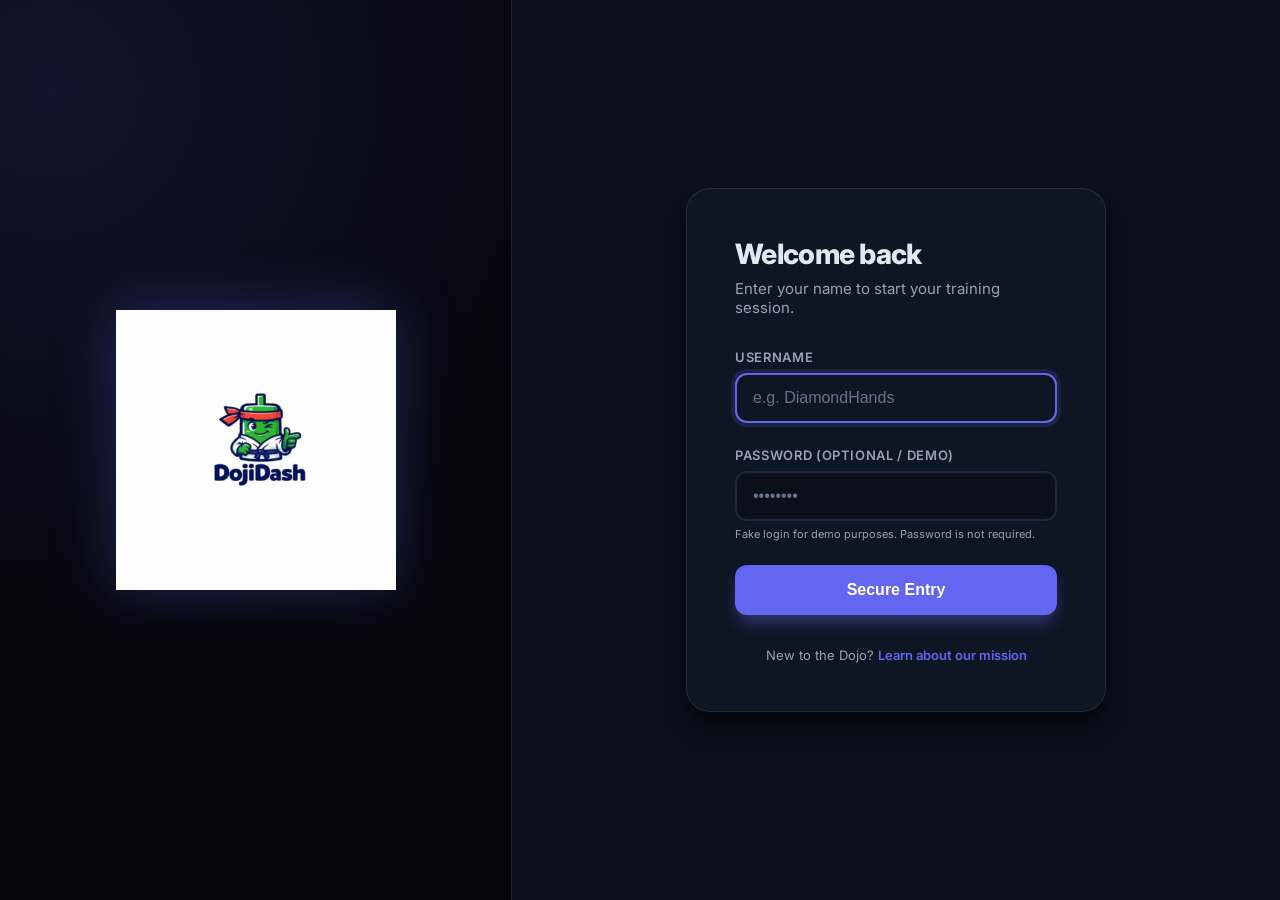
<file: learn.html>
<!DOCTYPE html>
<html lang="en">
<head>
<meta charset="UTF-8" />
<meta name="viewport" content="width=device-width, initial-scale=1.0" />
<title>Trading Intuition Trainer</title>
<link rel="preconnect" href="https://fonts.googleapis.com" />
<link href="https://fonts.googleapis.com/css2?family=Syne:wght@400;600;700;800&family=IBM+Plex+Mono:wght@400;500&display=swap" rel="stylesheet" />
<style>
  :root {
    --bg: #fcfcfd;
    --surface: #ffffff;
    --surface2: #f1f5f9;
    --border: rgba(0, 0, 0, 0.06);
    --accent: #6366f1; /* Indigo */
    --accent2: #47c8ff;
    --accent3: #ff6b47;
    --text: #0f172a;
    --text-dim: #64748b;
    --text-muted: #94a3b8;
    --green: #10b981;
    --red: #ef4444;
    --radius: 12px;
    --font-display: 'Inter', -apple-system, sans-serif;
    --font-mono: 'IBM Plex Mono', monospace;
  }

  *, *::before, *::after { box-sizing: border-box; margin: 0; padding: 0; }

  html { font-size: 16px; scroll-behavior: smooth; }

  /* ── CLEAN LAYOUT (No Noise) ── */
  body {
    background: var(--bg);
    color: var(--text);
    font-family: var(--font-display);
    min-height: 100vh;
    display: flex;
    flex-direction: column;
    overflow-x: hidden;
  }

  /* ── TOP NAV (Unified) ── */
  .top-nav {
    height: 72px;
    background: #0f172a;
    border-bottom: 1px solid rgba(255,255,255,0.1);
    display: flex;
    justify-content: space-between;
    align-items: center;
    padding: 0 40px;
    position: sticky;
    top: 0;
    z-index: 1000;
  }

  .nav-user {
    display: flex;
    align-items: center;
    justify-content: space-between;
    width: 100%;
    gap: 16px;
    font-size: 14px;
    font-weight: 500;
    color: rgba(255,255,255,0.7);
  }

  .nav-user strong { color: #fff; font-weight: 700; }

  .logout-link {
    color: #fff;
    text-decoration: none;
    font-size: 11px;
    font-weight: 700;
    text-transform: uppercase;
    letter-spacing: 0.1em;
    padding: 8px 16px;
    border: 1px solid rgba(255,255,255,0.2);
    border-radius: 8px;
    transition: all 0.2s ease;
    cursor: pointer;
    background: rgba(255,255,255,0.05);
  }

  .logout-link:hover {
    border-color: #ef4444;
    color: #fff;
    background: #ef4444;
  }

  .logo {
    font-size: 13px; font-weight: 700; letter-spacing: 0.18em;
    text-transform: uppercase; color: var(--accent);
    font-family: var(--font-mono);
  }

  .unit-tabs {
    display: flex; gap: 4px;
  }

  .unit-tab {
    padding: 6px 16px;
    border-radius: 6px;
    font-size: 12px; font-weight: 700; letter-spacing: 0.1em;
    text-transform: uppercase;
    background: transparent;
    border: 1px solid var(--border);
    color: var(--text-dim);
    cursor: pointer;
    font-family: var(--font-display);
    transition: all 0.2s;
  }

  .unit-tab.active {
    background: var(--accent);
    border-color: var(--accent);
    color: #000;
  }

  .unit-tab.locked {
    opacity: 0.3;
    cursor: not-allowed;
  }

  .unit-tab.unlocked:hover {
    border-color: var(--accent);
    color: var(--accent);
  }

  /* ── MAIN LAYOUT ── */
  .main {
    flex: 1;
    display: grid;
    grid-template-columns: 280px 1fr;
    gap: 0;
    max-width: 1200px;
    margin: 0 auto;
    width: 100%;
    padding: 40px 32px;
    gap: 32px;
  }

  /* ── SIDEBAR ── */
  .sidebar {
    display: flex; flex-direction: column; gap: 8px;
    background: white;
    padding: 24px;
    border-radius: 16px;
    border: 1px solid var(--border);
    box-shadow: 0 4px 6px -1px rgba(0,0,0,0.05);
  }

  .sidebar-label {
    font-size: 10px; font-weight: 700; letter-spacing: 0.15em;
    text-transform: uppercase; color: var(--text-dim);
    margin-bottom: 8px;
  }

  .lesson-nav-item {
    padding: 12px 14px;
    border-radius: 10px;
    border: 1px solid transparent;
    cursor: pointer;
    transition: all 0.2s;
    display: flex; align-items: center; gap: 12px;
  }

  .lesson-nav-item:hover { background: #f8fafc; }

  .lesson-nav-item.active {
    background: #f1f5f9;
    border-color: rgba(99, 102, 241, 0.1);
  }

  .lesson-nav-item.completed .nav-dot { background: var(--green); }
  .lesson-nav-item.question-type .nav-dot { background: var(--accent2); }

  .nav-dot {
    width: 6px; height: 6px;
    border-radius: 50%;
    background: #cbd5e1;
    flex-shrink: 0;
  }

  .nav-item-label {
    font-size: 13px; color: var(--text-dim);
    font-weight: 500;
  }

  .lesson-nav-item.active .nav-item-label { color: var(--accent); font-weight: 600; }
  .lesson-nav-item.active .nav-dot { background: var(--accent); }

  /* ── CONTENT AREA ── */
  .content-area {
    display: flex; flex-direction: column; gap: 32px;
    min-height: 0;
  }

  /* ── UNIT HEADER ── */
  .unit-header {
    display: flex; align-items: flex-start; justify-content: space-between;
    gap: 16px;
  }

  .unit-number {
    font-family: var(--font-mono);
    font-size: 11px; color: var(--accent);
    letter-spacing: 0.15em; text-transform: uppercase;
    margin-bottom: 6px;
  }

  .unit-title {
    font-size: 32px; font-weight: 800; line-height: 1.1;
    letter-spacing: -0.02em;
  }

  .progress-ring {
    flex-shrink: 0;
    width: 56px; height: 56px;
    position: relative;
  }

  .progress-ring svg { transform: rotate(-90deg); }

  .progress-ring circle {
    fill: none;
    stroke-width: 3;
  }

  .ring-bg { stroke: var(--border); }
  .ring-fill {
    stroke: var(--accent);
    stroke-linecap: round;
    transition: stroke-dashoffset 0.4s ease;
  }

  .ring-label {
    position: absolute; inset: 0;
    display: flex; align-items: center; justify-content: center;
    font-size: 11px; font-weight: 700;
    font-family: var(--font-mono);
    color: var(--accent);
  }

  /* ── CHART PLACEHOLDER ── */
  .chart-placeholder {
    width: 100%;
    aspect-ratio: 16/9;
    background: var(--surface);
    border: 1px solid var(--border);
    border-radius: var(--radius);
    position: relative;
    overflow: hidden;
    display: flex; align-items: center; justify-content: center;
  }

  .chart-placeholder canvas {
    position: absolute; inset: 0;
    width: 100%; height: 100%;
  }

  .chart-label {
    font-family: var(--font-mono);
    font-size: 11px; color: var(--text-muted);
    letter-spacing: 0.1em; text-transform: uppercase;
    z-index: 2;
  }

  /* ── LESSON CARD ── */
  .lesson-card {
    background: var(--surface);
    border: 1px solid var(--border);
    border-radius: 20px;
    padding: 32px 40px;
    display: none;
    box-shadow: 0 4px 6px -1px rgba(0,0,0,0.05);
    animation: cardIn 0.4s cubic-bezier(0.16, 1, 0.3, 1);
  }

  .lesson-card.visible { display: block; }

  @keyframes cardIn {
    from { opacity: 0; transform: translateY(8px); }
    to   { opacity: 1; transform: translateY(0); }
  }

  .card-eyebrow {
    font-family: var(--font-mono);
    font-size: 10px; font-weight: 500;
    letter-spacing: 0.15em; text-transform: uppercase;
    color: var(--text-muted); margin-bottom: 12px;
  }

  .card-eyebrow span { color: var(--accent); }

  .lesson-text {
    font-size: 17px; line-height: 1.65;
    color: var(--text);
    font-weight: 400;
  }

  /* ── INTRO CARD ── */
  .intro-card {
    background: linear-gradient(135deg, var(--surface) 0%, var(--surface2) 100%);
    border: 1px solid var(--border);
    border-radius: var(--radius);
    padding: 28px 32px;
    display: none;
  }

  .intro-card.visible { display: block; }

  .intro-intro { font-size: 15px; line-height: 1.7; color: var(--text); margin-bottom: 20px; }

  .intro-grid {
    display: grid; grid-template-columns: 1fr 1fr 1fr; gap: 16px;
    margin-top: 20px;
  }

  .intro-block {
    background: var(--bg);
    border: 1px solid var(--border);
    border-radius: 8px;
    padding: 16px;
  }

  .intro-block-label {
    font-family: var(--font-mono);
    font-size: 9px; letter-spacing: 0.18em; text-transform: uppercase;
    color: var(--text-muted); margin-bottom: 8px;
  }

  .intro-block-label.learn { color: var(--accent); }
  .intro-block-label.matters { color: var(--accent2); }
  .intro-block-label.unlocks { color: var(--accent3); }

  .intro-block p { font-size: 13px; line-height: 1.55; color: var(--text-dim); }

  /* ── QUESTION CARD ── */
  .question-card {
    background: var(--surface);
    border: 1px solid var(--border);
    border-radius: var(--radius);
    padding: 28px 32px;
    display: none;
  }

  .question-card.visible { display: block; animation: cardIn 0.3s ease; }

  .question-badge {
    display: inline-flex; align-items: center; gap: 6px;
    background: rgba(71,200,255,0.1);
    border: 1px solid rgba(71,200,255,0.25);
    border-radius: 6px;
    padding: 4px 10px;
    font-family: var(--font-mono);
    font-size: 10px; letter-spacing: 0.12em; text-transform: uppercase;
    color: var(--accent2);
    margin-bottom: 16px;
  }

  .question-text {
    font-size: 18px; font-weight: 600; line-height: 1.5;
    margin-bottom: 20px;
    color: var(--text);
  }

  .options-list {
    display: flex; flex-direction: column; gap: 10px;
    margin-bottom: 24px;
  }

  .option-btn {
    background: var(--bg);
    border: 1px solid var(--border);
    border-radius: 8px;
    padding: 14px 18px;
    text-align: left;
    cursor: pointer;
    font-family: var(--font-display);
    font-size: 14px; color: var(--text-dim);
    transition: all 0.15s;
    display: flex; align-items: center; gap: 12px;
  }

  .option-btn:hover:not(:disabled) {
    border-color: var(--accent2);
    color: var(--text);
    background: rgba(71,200,255,0.04);
  }

  .option-btn.selected {
    border-color: var(--accent2);
    color: var(--text);
    background: rgba(71,200,255,0.08);
  }

  .option-btn.correct {
    border-color: var(--green);
    background: rgba(74,222,128,0.08);
    color: var(--green);
  }

  .option-btn.wrong {
    border-color: var(--red);
    background: rgba(248,113,113,0.08);
    color: var(--red);
  }

  .option-letter {
    width: 22px; height: 22px;
    border-radius: 4px;
    background: var(--surface2);
    display: flex; align-items: center; justify-content: center;
    font-family: var(--font-mono);
    font-size: 11px; font-weight: 500;
    flex-shrink: 0;
  }

  .feedback-strip {
    padding: 12px 16px;
    border-radius: 8px;
    font-size: 13px; line-height: 1.5;
    margin-bottom: 8px;
    display: none;
  }

  .feedback-strip.correct { background: rgba(74,222,128,0.1); border: 1px solid rgba(74,222,128,0.25); color: var(--green); }
  .feedback-strip.wrong   { background: rgba(248,113,113,0.1); border: 1px solid rgba(248,113,113,0.25); color: var(--red); }
  .feedback-strip.visible { display: block; }

  /* ── COMPLETE SCREEN ── */
  .complete-screen {
    display: none;
    flex-direction: column; align-items: center; justify-content: center;
    text-align: center; padding: 60px 32px;
    background: var(--surface);
    border: 1px solid var(--border);
    border-radius: var(--radius);
    animation: cardIn 0.4s ease;
  }

  .complete-screen.visible { display: flex; }

  .complete-icon {
    width: 72px; height: 72px;
    background: var(--accent);
    border-radius: 50%;
    display: flex; align-items: center; justify-content: center;
    margin-bottom: 24px;
    font-size: 32px;
  }

  .complete-title {
    font-size: 28px; font-weight: 800; margin-bottom: 12px;
    letter-spacing: -0.02em;
  }

  .complete-subtitle {
    font-size: 15px; color: var(--text-dim);
    max-width: 400px; line-height: 1.6; margin-bottom: 32px;
  }

  .complete-unlocks {
    background: rgba(232,255,71,0.06);
    border: 1px solid rgba(232,255,71,0.2);
    border-radius: 8px;
    padding: 16px 24px;
    font-size: 13px; color: var(--accent);
    margin-bottom: 32px;
    max-width: 400px;
    font-family: var(--font-mono);
  }

  .score-row {
    display: flex; gap: 32px; margin-bottom: 32px;
  }

  .score-item {
    display: flex; flex-direction: column; align-items: center; gap: 4px;
  }

  .score-num {
    font-size: 36px; font-weight: 800;
    font-family: var(--font-mono);
    color: var(--accent);
  }

  .score-label {
    font-size: 11px; color: var(--text-muted);
    letter-spacing: 0.12em; text-transform: uppercase;
  }

  /* ── ACTION BAR ── */
  .action-bar {
    display: flex; align-items: center; justify-content: space-between;
    gap: 12px;
    padding-top: 4px;
  }

  .nav-btns {
    display: flex; gap: 8px;
  }

  .btn {
    padding: 10px 22px;
    border-radius: 8px;
    font-family: var(--font-display);
    font-size: 13px; font-weight: 700;
    letter-spacing: 0.04em;
    cursor: pointer;
    transition: all 0.15s;
    border: none;
  }

  .btn-ghost {
    background: transparent;
    border: 1px solid var(--border);
    color: var(--text-dim);
  }

  .btn-ghost:hover { border-color: var(--text-dim); color: var(--text); }

  .btn-primary {
    background: var(--accent);
    color: #000;
  }

  .btn-primary:hover { background: #d4eb30; }
  .btn-primary:disabled { opacity: 0.4; cursor: not-allowed; }

  .btn-secondary {
    background: var(--accent2);
    color: #000;
  }

  .btn-secondary:hover { background: #30b8e8; }

  .btn-icon {
    padding: 10px 14px;
    background: transparent;
    border: 1px solid var(--border);
    color: var(--text-dim);
    border-radius: 8px;
    cursor: pointer;
    font-size: 14px;
    transition: all 0.15s;
  }

  .btn-icon:hover { border-color: var(--text-dim); color: var(--text); }

  /* ── SUMMARY BAR ── */
  .summary-bar {
    background: var(--surface2);
    border: 1px solid var(--border);
    border-radius: 8px;
    padding: 12px 20px;
    font-size: 13px; color: var(--text-dim);
    line-height: 1.5;
    font-style: italic;
    display: none;
  }

  .summary-bar.visible { display: block; }

  /* ── HIDE HELPERS ── */
  .hidden { display: none !important; }
</style>
</head>
<body>

<!-- TOP BAR -->
<nav class="top-nav">
  <div class="nav-user">
      <span id="userGreeting">Welcome, <strong id="currentUsername">...</strong></span>
      <div style="display:flex; gap: 12px;">
          <button onclick="window.location.href='index.html'" class="logout-link" style="border-color: rgba(255,255,255,0.2);">← Dashboard</button>
          <button id="logoutBtn" class="logout-link">Logout</button>
      </div>
  </div>
</nav>

<!-- MAIN -->
<main class="main">

  <!-- SIDEBAR NAV -->
  <aside class="sidebar" id="sidebar">
    <div class="sidebar-label">In this unit</div>
    <div id="navList"></div>
  </aside>

  <!-- CONTENT -->
  <section class="content-area">

    <!-- UNIT HEADER -->
    <div class="unit-header">
      <div>
        <div class="unit-number" id="unitNumber"></div>
        <h1 class="unit-title" id="unitTitle"></h1>
      </div>
      <div class="progress-ring">
        <svg width="56" height="56" viewBox="0 0 56 56">
          <circle class="ring-bg" cx="28" cy="28" r="24"/>
          <circle class="ring-fill" id="ringFill" cx="28" cy="28" r="24"
            stroke-dasharray="150.8" stroke-dashoffset="150.8"/>
        </svg>
        <div class="ring-label" id="ringLabel">0%</div>
      </div>
    </div>

    <!-- CHART PLACEHOLDER -->
    <div class="chart-placeholder" id="chartArea">
      <canvas id="chartCanvas"></canvas>
      <span class="chart-label" id="chartLabel">chart visualization</span>
    </div>

    <!-- INTRO CARD -->
    <div class="intro-card" id="introCard">
      <p class="intro-intro" id="introText"></p>
      <div class="intro-grid">
        <div class="intro-block">
          <div class="intro-block-label learn">What you'll learn</div>
          <p id="introLearn"></p>
        </div>
        <div class="intro-block">
          <div class="intro-block-label matters">Why it matters</div>
          <p id="introMatters"></p>
        </div>
        <div class="intro-block">
          <div class="intro-block-label unlocks">What it unlocks</div>
          <p id="introUnlocks"></p>
        </div>
      </div>
    </div>

    <!-- LESSON CARD -->
    <div class="lesson-card" id="lessonCard">
      <div class="card-eyebrow">Lesson <span id="lessonIndex"></span></div>
      <p class="lesson-text" id="lessonText"></p>
    </div>

    <!-- QUESTION CARD -->
    <div class="question-card" id="questionCard">
      <div class="question-badge">Practice Question</div>
      <p class="question-text" id="questionText"></p>
      <div class="options-list" id="optionsList"></div>
      <div class="feedback-strip" id="feedbackStrip"></div>
    </div>

    <!-- SUMMARY BAR -->
    <div class="summary-bar" id="summaryBar"></div>

    <!-- COMPLETE SCREEN -->
    <div class="complete-screen" id="completeScreen">
      <div class="complete-icon">✓</div>
      <h2 class="complete-title" id="completeTitle"></h2>
      <p class="complete-subtitle" id="completeSubtitle"></p>
      <div class="score-row">
        <div class="score-item">
          <div class="score-num" id="scoreCorrect">0</div>
          <div class="score-label">Correct</div>
        </div>
        <div class="score-item">
          <div class="score-num" id="scoreTotal">0</div>
          <div class="score-label">Questions</div>
        </div>
      </div>
      <div class="complete-unlocks" id="completeUnlocks"></div>
      <button class="btn btn-secondary" id="nextUnitBtn">Next Unit →</button>
    </div>

    <!-- ACTION BAR -->
    <div class="action-bar" id="actionBar">
      <div class="nav-btns">
        <button class="btn btn-icon" id="prevBtn" title="Previous">←</button>
        <button class="btn btn-icon" id="nextBtn" title="Next">→</button>
      </div>
      <div style="display:flex;gap:8px;">
        <button class="btn btn-ghost hidden" id="submitBtn">Submit Answer</button>
        <button class="btn btn-primary" id="continueBtn">Continue →</button>
      </div>
    </div>

  </section>
</main>

<script>
// ═══════════════════════════════════════════════════════════════
// CURRICULUM DATA
// ═══════════════════════════════════════════════════════════════

const CURRICULUM = [
  {
    id: 1,
    title: "Candle Anatomy",
    intro: "Every price chart is built from candlesticks. Before you can read a chart, you need to understand what a single candle is actually telling you. Think of it like learning the alphabet — once you know each letter, you can start reading words.",
    learn: "How to read direction, body size, doji candles, wicks, and what sequences of candles tell you.",
    matters: "Candlesticks are the alphabet of charts. Everything else builds on this.",
    unlocks: "You'll start seeing movement and intention instead of random colored rectangles.",
    summary: "Every candle tells a story about buyers and sellers. Direction, size, and shape are your clues.",
    lessons: [
      { text: "A candlestick represents price movement over a period of time — it could be one minute, one hour, or one day." },
      { text: "The opening price is where trading started for that period. The closing price is where it ended." },
      { text: "If the close is higher than the open, the candle is bullish (usually shown in green). Buyers won that round." },
      { text: "If the close is lower than the open, the candle is bearish (usually shown in red). Sellers won that round." },
      { text: "The body of the candle is the filled rectangle between the open and the close. A big body means a strong move." },
      { text: "A small body means the price didn't move much from where it started — buyers and sellers were roughly equal." },
      { text: "A doji is a candle where the open and close are nearly the same. It signals indecision — nobody's in control." },
      { text: "The wicks (also called shadows) extend above and below the body. They show how far price moved before reversing." },
      { text: "A long upper wick means buyers pushed price up, but sellers came in and pushed it back down before the close." },
      { text: "A sequence of candles in one direction is a trend. Mixed candles with no clear direction is called chop — avoid trading in chop." }
    ],
    questions: [
      {
        text: "A green (bullish) candle means:",
        options: ["The close was lower than the open", "The close was higher than the open", "The price didn't move", "Volume was high"],
        correct: 1,
        explanation: "Green (bullish) candles form when price closes higher than it opened — buyers were in control."
      },
      {
        text: "What does a large candle body tell you?",
        options: ["The market was quiet", "There was a strong move in one direction", "Price reversed sharply", "Volume was low"],
        correct: 1,
        explanation: "A big body means price moved a lot from open to close — one side (buyers or sellers) dominated the period."
      },
      {
        text: "A doji candle suggests:",
        options: ["A strong bullish trend", "Sellers are winning", "Neither buyers nor sellers are in control", "Price is about to crash"],
        correct: 2,
        explanation: "Doji candles form when open and close are nearly identical — a sign of indecision and balance between buyers and sellers."
      },
      {
        text: "A long upper wick on a candle means:",
        options: ["Buyers stayed in control all period", "Price tried to go higher but sellers pushed it back down", "Volume was zero", "The candle is bullish"],
        correct: 1,
        explanation: "An upper wick shows that price tested higher levels, but sellers came in and drove it back down before the close."
      },
      {
        text: "What is 'chop' in a price chart?",
        options: ["A strong uptrend", "A series of candles with no clear direction", "High-volume buying", "A reversal pattern"],
        correct: 1,
        explanation: "Chop refers to mixed, directionless price action — candles go up and down without a clear trend, making it hard to trade."
      }
    ]
  },
  {
    id: 2,
    title: "Volume",
    intro: "A candle alone can mislead you. Volume is what gives each candle its weight. A big green candle on no volume is very different from a big green candle on massive volume. Learning to read volume is like learning to tell the difference between a whisper and a shout.",
    learn: "What high and low volume mean, how to spot volume spikes, and why quiet markets behave differently from active ones.",
    matters: "Volume is the context behind every candle. Without it, you're only seeing half the picture.",
    unlocks: "You'll be able to tell strong moves from weak ones, and real moves from fake-outs.",
    summary: "Volume tells you how many people participated in a move. More participants usually means more conviction.",
    lessons: [
      { text: "Volume measures how many shares, contracts, or units were traded during a candle's time period." },
      { text: "High volume means a lot of people were trading — the move had participation and energy behind it." },
      { text: "Low volume means fewer people were involved — moves on thin volume are less trustworthy." },
      { text: "A big price move on high volume is a strong signal. Many participants agreed that price should go that direction." },
      { text: "A big price move on low volume is a weak signal. It can reverse quickly because not many people backed the move." },
      { text: "A volume spike — a sudden jump in trading activity — means something got attention. News, earnings, or a breakout often cause spikes." },
      { text: "Volume dropping off usually means the market is going quiet. Fewer participants means tighter, less exciting price action." },
      { text: "Rising price on rising volume is the healthiest kind of uptrend. Both price and participation are growing together." },
      { text: "Rising price on falling volume can be a warning sign — the move may be running out of buyers." },
      { text: "Volume bars are usually shown below the price chart as a histogram. Taller bars mean more activity." }
    ],
    questions: [
      {
        text: "A big price move on very low volume should make you:",
        options: ["Confident in the move", "Suspicious — it might not last", "Buy immediately", "Ignore volume entirely"],
        correct: 1,
        explanation: "Low-volume moves lack participation. Without many traders backing the move, it can easily reverse."
      },
      {
        text: "What does a volume spike usually indicate?",
        options: ["A calm, quiet market", "Something grabbed the market's attention — news, a breakout, or major interest", "Price is about to reverse", "The chart is broken"],
        correct: 1,
        explanation: "Volume spikes happen when a lot of people suddenly want to trade — often triggered by news, earnings reports, or key price levels being hit."
      },
      {
        text: "Rising price + rising volume is generally:",
        options: ["A warning sign", "The healthiest type of uptrend", "A sign the trend is ending", "Irrelevant"],
        correct: 1,
        explanation: "When both price and volume rise together, more participants are joining the move — that's strong confirmation."
      },
      {
        text: "Low volume in a market typically means:",
        options: ["A crash is coming", "Fewer participants and less reliable price moves", "The trend is very strong", "Volume doesn't matter"],
        correct: 1,
        explanation: "When fewer traders are active, price can drift without conviction. Low-volume moves are easier to manipulate and more likely to reverse."
      },
      {
        text: "Rising price on falling volume suggests:",
        options: ["The uptrend is gaining strength", "The move may be losing its buyers", "Sellers have given up", "A major breakout is starting"],
        correct: 1,
        explanation: "If price keeps going up but fewer people are buying, the move is becoming weaker. It can be an early warning that the trend may stall."
      }
    ]
  },
  {
    id: 3,
    title: "Volatility",
    intro: "Markets don't always move the same way. Sometimes they explode with big, wild candles. Other times they barely move at all. Volatility is just the word we use to describe how much a market is moving — and it tells you a lot about what kind of environment you're in.",
    learn: "What high and low volatility look like, what long wicks signal, and what it means when candles compress into tight ranges.",
    matters: "Volatility is the texture of the market. It tells you whether conditions are calm, chaotic, or about to change.",
    unlocks: "You'll be able to read whether a market is resting or raging, and spot when a big move might be building.",
    summary: "Volatility is the market's mood. Reading it helps you know whether to act or wait.",
    lessons: [
      { text: "Volatility describes how much a market's price moves over a given period. High volatility = big moves. Low volatility = small moves." },
      { text: "A candle with a large range from high to low — even if it has a small body — indicates high volatility in that period." },
      { text: "A candle with a tiny range from high to low indicates low volatility. The market barely moved." },
      { text: "Long wicks on candles are a sign of instability — price tried to go somewhere but got rejected hard." },
      { text: "Multiple candles with long wicks in a row means the market is struggling to find direction. It's unstable and unpredictable." },
      { text: "Tight, small candles clustered together are called compression. The market is coiling — often a sign that a bigger move is coming." },
      { text: "Volatility tends to expand after compression. A long quiet period often leads to a sharp breakout in one direction." },
      { text: "High volatility can mean opportunity, but it also means more risk. Prices can move against you just as fast as they move for you." },
      { text: "Low volatility is not boring — it's information. It tells you the market is resting, waiting, or gathering energy." },
      { text: "Experienced traders pay close attention to when volatility shifts. A sudden expansion in candle size after a quiet period is often significant." }
    ],
    questions: [
      {
        text: "What does a candle with a very large range (high to low) tell you?",
        options: ["The market was quiet", "Volatility was high during that period", "Volume must have been low", "It's a doji"],
        correct: 1,
        explanation: "A large candle range means price moved a lot — that's high volatility. Whether that's good or bad depends on the context."
      },
      {
        text: "What do multiple long wicks in a row suggest?",
        options: ["A strong, clean trend", "The market is unstable and struggling for direction", "Volume is rising", "A breakout just happened"],
        correct: 1,
        explanation: "Repeated long wicks show price keeps getting rejected. It's a sign of instability — neither buyers nor sellers can gain lasting control."
      },
      {
        text: "What is 'compression' in price action?",
        options: ["A series of huge candles", "Tight, small candles clustering together in a narrow range", "A sharp drop in price", "High volume combined with low price movement"],
        correct: 1,
        explanation: "Compression is when candles become small and tight. The market is coiling — often a precursor to a larger move."
      },
      {
        text: "Low volatility in a market most likely means:",
        options: ["Nothing is happening and it doesn't matter", "The market is resting, waiting, or gathering energy", "A crash is guaranteed next", "Volume is always high"],
        correct: 1,
        explanation: "Low volatility is a phase, not a permanent state. It often means the market is compressing before its next expansion."
      },
      {
        text: "After a long period of tight, low-volatility candles, what often follows?",
        options: ["More tight candles forever", "A volatility expansion — a sharp move in one direction", "Doji candles appear", "Volume disappears completely"],
        correct: 1,
        explanation: "Markets cycle between compression and expansion. After a quiet stretch, volatility tends to expand — often with a notable breakout."
      }
    ]
  }
];

// ═══════════════════════════════════════════════════════════════
// STATE & AUTH
// ═══════════════════════════════════════════════════════════════

// ── AUTH CHECK ──
const username = localStorage.getItem("username");
if (!username) {
    window.location.href = "login.html";
} else {
    document.getElementById("currentUsername").textContent = username;
}

// ── LOGOUT ──
document.getElementById("logoutBtn").addEventListener("click", () => {
    localStorage.removeItem("username");
    window.location.href = "login.html";
});

const state = {
  currentUnit: 0,
  currentCardIndex: 0,
  answeredQuestions: {},   // { "unitId-qIndex": true/false }
  unlockedUnits: [0],
  scores: {},              // { unitId: { correct, total } }
  selectedOption: null,
  submitted: false
};

// Card sequence for a unit: intro (0), lessons (1..N), questions (N+1..)
function buildCardSequence(unit) {
  const cards = [];
  cards.push({ type: 'intro' });
  unit.lessons.forEach((l, i) => cards.push({ type: 'lesson', index: i }));
  unit.questions.forEach((q, i) => cards.push({ type: 'question', index: i }));
  cards.push({ type: 'complete' });
  return cards;
}

// ═══════════════════════════════════════════════════════════════
// CHART DRAWINGS
// ═══════════════════════════════════════════════════════════════

const CHART_THEMES = [
  // Unit 1 — candle sequence
  (ctx, w, h) => {
    ctx.clearRect(0, 0, w, h);
    const candles = [
      { o:0.5,  c:0.62, lo:0.44, hi:0.66, bull:true },
      { o:0.62, c:0.58, lo:0.53, hi:0.67, bull:false },
      { o:0.58, c:0.58, lo:0.51, hi:0.65, bull:false }, // doji-ish
      { o:0.58, c:0.72, lo:0.54, hi:0.76, bull:true },
      { o:0.72, c:0.68, lo:0.64, hi:0.8,  bull:false }, // long wick
      { o:0.68, c:0.78, lo:0.65, hi:0.82, bull:true },
      { o:0.78, c:0.75, lo:0.7,  hi:0.84, bull:false },
      { o:0.75, c:0.82, lo:0.72, hi:0.85, bull:true },
    ];
    const cw = w / (candles.length * 2 + 1);
    candles.forEach((c, i) => {
      const x = cw * (i * 2 + 1.5);
      const color = c.bull ? '#4ade80' : '#f87171';
      ctx.strokeStyle = color; ctx.lineWidth = 1.5;
      ctx.beginPath();
      ctx.moveTo(x, h - c.hi * h * 0.75 - h * 0.1);
      ctx.lineTo(x, h - c.lo * h * 0.75 - h * 0.1);
      ctx.stroke();
      const top = h - Math.max(c.o, c.c) * h * 0.75 - h * 0.1;
      const bot = h - Math.min(c.o, c.c) * h * 0.75 - h * 0.1;
      const bh = Math.max(bot - top, 2);
      ctx.fillStyle = color;
      ctx.fillRect(x - cw * 0.5, top, cw, bh);
    });
    // labels
    ctx.fillStyle = 'rgba(232,255,71,0.5)';
    ctx.font = '10px IBM Plex Mono';
    ctx.fillText('BODY', 35, h - 0.62 * h * 0.75 - h * 0.1 + 8);
    ctx.fillText('WICK', w - 80, h - 0.8 * h * 0.75 - h * 0.1);
  },
  // Unit 2 — candles + volume bars
  (ctx, w, h) => {
    ctx.clearRect(0, 0, w, h);
    const data = [
      { price:0.5,  pvol:0.2,  bull:true  },
      { price:0.55, pvol:0.35, bull:true  },
      { price:0.52, pvol:0.15, bull:false },
      { price:0.6,  pvol:0.8,  bull:true  }, // spike
      { price:0.65, pvol:0.6,  bull:true  },
      { price:0.62, pvol:0.25, bull:false },
      { price:0.58, pvol:0.18, bull:false },
      { price:0.7,  pvol:0.9,  bull:true  }, // spike
    ];
    const n = data.length;
    const cw = w / (n * 2 + 1);
    const priceH = h * 0.55;
    const volH = h * 0.3;
    const volY = h * 0.65;
    // divider
    ctx.strokeStyle = 'rgba(30,35,48,1)'; ctx.lineWidth = 1;
    ctx.beginPath(); ctx.moveTo(0, volY); ctx.lineTo(w, volY); ctx.stroke();
    data.forEach((d, i) => {
      const x = cw * (i * 2 + 1.5);
      const color = d.bull ? '#4ade80' : '#f87171';
      // candle body
      const bodyH = 0.08 * priceH;
      const bodyY = priceH - d.price * priceH * 0.85 - h * 0.02;
      ctx.fillStyle = color;
      ctx.fillRect(x - cw * 0.5, bodyY, cw, bodyH);
      // wick
      ctx.strokeStyle = color; ctx.lineWidth = 1.5;
      ctx.beginPath();
      ctx.moveTo(x, bodyY - bodyH * 0.8); ctx.lineTo(x, bodyY + bodyH * 1.8);
      ctx.stroke();
      // vol bar
      const vbH = d.pvol * volH;
      ctx.fillStyle = d.pvol > 0.6 ? 'rgba(232,255,71,0.7)' : (d.bull ? 'rgba(74,222,128,0.4)' : 'rgba(248,113,113,0.4)');
      ctx.fillRect(x - cw * 0.5, volY + (volH - vbH), cw, vbH);
    });
    ctx.fillStyle = 'rgba(107,114,128,0.8)';
    ctx.font = '9px IBM Plex Mono';
    ctx.fillText('PRICE', 8, 18);
    ctx.fillText('VOLUME', 8, volY + 16);
    ctx.fillStyle = 'rgba(232,255,71,0.6)';
    ctx.fillText('↑ SPIKE', cw * 7.5 - 20, volY + 26);
  },
  // Unit 3 — volatility expansion
  (ctx, w, h) => {
    ctx.clearRect(0, 0, w, h);
    const data = [
      { r:0.05, lo:0.5 }, { r:0.04, lo:0.52 }, { r:0.03, lo:0.51 }, // compression
      { r:0.04, lo:0.51 }, { r:0.05, lo:0.5  }, { r:0.03, lo:0.52 },
      { r:0.18, lo:0.48 }, // breakout
      { r:0.22, lo:0.58 }, { r:0.20, lo:0.68 }, { r:0.16, lo:0.72 }, // expansion
    ];
    const n = data.length;
    const cw = w / (n * 2 + 1);
    const margin = h * 0.1;
    const availH = h - margin * 2;
    // compression bracket
    ctx.strokeStyle = 'rgba(71,200,255,0.3)'; ctx.lineWidth = 1;
    ctx.setLineDash([4,4]);
    const cx1 = cw * 0.5, cx2 = cw * 13;
    ctx.strokeRect(cx1, h * 0.42, cx2 - cx1, h * 0.18);
    ctx.setLineDash([]);
    ctx.fillStyle = 'rgba(71,200,255,0.5)';
    ctx.font = '9px IBM Plex Mono';
    ctx.fillText('COMPRESSION', cx1 + 4, h * 0.42 - 4);
    data.forEach((d, i) => {
      const x = cw * (i * 2 + 1.5);
      const bull = i % 2 === 0;
      const color = bull ? '#4ade80' : '#f87171';
      const mid = margin + (1 - d.lo) * availH;
      const bodyH = d.r * availH;
      ctx.fillStyle = color;
      ctx.fillRect(x - cw * 0.45, mid - bodyH / 2, cw * 0.9, bodyH);
      ctx.strokeStyle = color; ctx.lineWidth = 1.5;
      ctx.beginPath();
      ctx.moveTo(x, mid - bodyH * 1.4); ctx.lineTo(x, mid + bodyH * 1.4);
      ctx.stroke();
    });
    ctx.fillStyle = 'rgba(232,255,71,0.5)';
    ctx.font = '9px IBM Plex Mono';
    ctx.fillText('↑ EXPANSION', cw * 13.5, h * 0.3);
  }
];

function drawChart(unitIndex) {
  const canvas = document.getElementById('chartCanvas');
  const container = document.getElementById('chartArea');
  const label = document.getElementById('chartLabel');
  const labels = ['Candle Anatomy', 'Volume Context', 'Volatility Expansion'];
  label.textContent = '';
  canvas.width = container.offsetWidth;
  canvas.height = container.offsetHeight;
  const ctx = canvas.getContext('2d');
  if (CHART_THEMES[unitIndex]) CHART_THEMES[unitIndex](ctx, canvas.width, canvas.height);
}

// ═══════════════════════════════════════════════════════════════
// RENDER
// ═══════════════════════════════════════════════════════════════

function render() {
  const unit = CURRICULUM[state.currentUnit];
  const cards = buildCardSequence(unit);
  const card = cards[state.currentCardIndex];
  const total = cards.length;

  // Unit header
  document.getElementById('unitNumber').textContent = `Unit ${unit.id}`;
  document.getElementById('unitTitle').textContent = unit.title;

  // Progress ring
  const pct = Math.round((state.currentCardIndex / (total - 1)) * 100);
  const circ = 150.8;
  const offset = circ - (pct / 100) * circ;
  document.getElementById('ringFill').style.strokeDashoffset = offset;
  document.getElementById('ringLabel').textContent = pct + '%';

  // Draw chart
  drawChart(state.currentUnit);

  // Sidebar
  renderSidebar(unit, cards);

  // Hide all panels
  document.getElementById('introCard').classList.remove('visible');
  document.getElementById('lessonCard').classList.remove('visible');
  document.getElementById('questionCard').classList.remove('visible');
  document.getElementById('completeScreen').classList.remove('visible');
  document.getElementById('summaryBar').classList.remove('visible');
  document.getElementById('actionBar').style.display = 'flex';
  document.getElementById('submitBtn').classList.add('hidden');
  document.getElementById('continueBtn').classList.remove('hidden');

  if (card.type === 'intro') renderIntro(unit);
  else if (card.type === 'lesson') renderLesson(unit, card.index, cards);
  else if (card.type === 'question') renderQuestion(unit, card.index);
  else if (card.type === 'complete') renderComplete(unit);

  // Nav arrows
  document.getElementById('prevBtn').disabled = state.currentCardIndex === 0;
  document.getElementById('nextBtn').disabled = state.currentCardIndex >= total - 1;
}

function renderSidebar(unit, cards) {
  const list = document.getElementById('navList');
  list.innerHTML = '';
  cards.forEach((card, i) => {
    if (card.type === 'complete') return;
    const div = document.createElement('div');
    div.className = 'lesson-nav-item';
    if (i === state.currentCardIndex) div.classList.add('active');
    if (card.type === 'question') div.classList.add('question-type');
    const key = `${unit.id}-${card.index}`;
    if (card.type !== 'intro' && state.answeredQuestions[key] !== undefined) div.classList.add('completed');

    const dot = document.createElement('div'); dot.className = 'nav-dot';
    const label = document.createElement('div'); label.className = 'nav-item-label';

    if (card.type === 'intro') label.textContent = 'Introduction';
    else if (card.type === 'lesson') label.textContent = `Lesson ${card.index + 1}: ${truncate(unit.lessons[card.index].text, 38)}`;
    else if (card.type === 'question') label.textContent = `Q${card.index + 1}: ${truncate(unit.questions[card.index].text, 38)}`;

    div.appendChild(dot); div.appendChild(label);
    div.addEventListener('click', () => { state.currentCardIndex = i; state.selectedOption = null; state.submitted = false; render(); });
    list.appendChild(div);
  });
}

function truncate(str, n) { return str.length > n ? str.slice(0, n) + '…' : str; }

function renderIntro(unit) {
  document.getElementById('introCard').classList.add('visible');
  document.getElementById('introText').textContent = unit.intro;
  document.getElementById('introLearn').textContent = unit.learn;
  document.getElementById('introMatters').textContent = unit.matters;
  document.getElementById('introUnlocks').textContent = unit.unlocks;
  document.getElementById('continueBtn').textContent = 'Start Learning →';
}

function renderLesson(unit, index, cards) {
  document.getElementById('lessonCard').classList.add('visible');
  document.getElementById('lessonIndex').textContent = `${index + 1} of ${unit.lessons.length}`;
  document.getElementById('lessonText').textContent = unit.lessons[index].text;

  // Show summary on last lesson
  const isLastLesson = index === unit.lessons.length - 1;
  if (isLastLesson) {
    const bar = document.getElementById('summaryBar');
    bar.textContent = '📌 ' + unit.summary;
    bar.classList.add('visible');
  }

  document.getElementById('continueBtn').textContent = 'Continue →';
}

function renderQuestion(unit, index) {
  const q = unit.questions[index];
  const key = `${unit.id}-${index}`;
  const alreadyAnswered = state.answeredQuestions[key] !== undefined;

  document.getElementById('questionCard').classList.add('visible');
  document.getElementById('questionText').textContent = q.text;

  const list = document.getElementById('optionsList');
  list.innerHTML = '';
  const letters = ['A', 'B', 'C', 'D'];
  q.options.forEach((opt, i) => {
    const btn = document.createElement('button');
    btn.className = 'option-btn';
    btn.innerHTML = `<span class="option-letter">${letters[i]}</span>${opt}`;

    if (alreadyAnswered) {
      btn.disabled = true;
      if (i === q.correct) btn.classList.add('correct');
      else if (i === state.selectedOption && i !== q.correct) btn.classList.add('wrong');
    } else if (state.submitted) {
      btn.disabled = true;
      if (i === q.correct) btn.classList.add('correct');
      else if (i === state.selectedOption) btn.classList.add('wrong');
    } else {
      if (i === state.selectedOption) btn.classList.add('selected');
      btn.addEventListener('click', () => selectOption(i));
    }
    list.appendChild(btn);
  });

  const feedback = document.getElementById('feedbackStrip');
  const wasCorrect = state.answeredQuestions[key];
  if (alreadyAnswered || state.submitted) {
    const correct = alreadyAnswered ? wasCorrect : (state.selectedOption === q.correct);
    feedback.textContent = correct ? `✓ Correct! ${q.explanation}` : `✗ Not quite. ${q.explanation}`;
    feedback.className = `feedback-strip visible ${correct ? 'correct' : 'wrong'}`;
  } else {
    feedback.className = 'feedback-strip';
    feedback.textContent = '';
  }

  // Buttons
  const submitBtn = document.getElementById('submitBtn');
  const continueBtn = document.getElementById('continueBtn');
  if (!alreadyAnswered && !state.submitted) {
    submitBtn.classList.remove('hidden');
    continueBtn.classList.add('hidden');
    submitBtn.disabled = state.selectedOption === null;
  } else {
    submitBtn.classList.add('hidden');
    continueBtn.classList.remove('hidden');
    continueBtn.textContent = 'Continue →';
  }
}

function renderComplete(unit) {
  document.getElementById('completeScreen').classList.add('visible');
  document.getElementById('actionBar').style.display = 'none';
  document.getElementById('completeTitle').textContent = `Unit ${unit.id} Complete!`;
  document.getElementById('completeSubtitle').textContent = unit.summary;
  document.getElementById('completeUnlocks').textContent = '🔓 ' + unit.unlocks;

  const score = state.scores[unit.id] || { correct: 0, total: unit.questions.length };
  document.getElementById('scoreCorrect').textContent = score.correct;
  document.getElementById('scoreTotal').textContent = score.total;

  const nextBtn = document.getElementById('nextUnitBtn');
  const nextUnitIndex = state.currentUnit + 1;
  if (nextUnitIndex < CURRICULUM.length) {
    nextBtn.textContent = `Start Unit ${CURRICULUM[nextUnitIndex].id}: ${CURRICULUM[nextUnitIndex].title} →`;
    nextBtn.style.display = '';
    nextBtn.onclick = () => {
      state.unlockedUnits.push(nextUnitIndex);
      state.currentUnit = nextUnitIndex;
      state.currentCardIndex = 0;
      state.selectedOption = null;
      state.submitted = false;
      renderUnitTabs();
      render();
    };
  } else {
    nextBtn.textContent = 'All units complete! 🎉';
    nextBtn.onclick = null;
  }
}

// ═══════════════════════════════════════════════════════════════
// UNIT TABS
// ═══════════════════════════════════════════════════════════════

function renderUnitTabs() {
  const tabs = document.getElementById('unitTabs');
  tabs.innerHTML = '';
  CURRICULUM.forEach((unit, i) => {
    const btn = document.createElement('button');
    btn.className = 'unit-tab';
    btn.textContent = `U${unit.id}: ${unit.title}`;

    const isUnlocked = state.unlockedUnits.includes(i);
    if (i === state.currentUnit) btn.classList.add('active');
    else if (isUnlocked) {
      btn.classList.add('unlocked');
      btn.addEventListener('click', () => {
        state.currentUnit = i;
        state.currentCardIndex = 0;
        state.selectedOption = null;
        state.submitted = false;
        renderUnitTabs();
        render();
      });
    } else {
      btn.classList.add('locked');
      btn.title = 'Complete previous unit to unlock';
    }
    tabs.appendChild(btn);
  });
}

// ═══════════════════════════════════════════════════════════════
// INTERACTIONS
// ═══════════════════════════════════════════════════════════════

function selectOption(i) {
  state.selectedOption = i;
  const unit = CURRICULUM[state.currentUnit];
  const cards = buildCardSequence(unit);
  const card = cards[state.currentCardIndex];
  renderQuestion(unit, card.index);
  document.getElementById('submitBtn').disabled = false;
}

function advance() {
  const unit = CURRICULUM[state.currentUnit];
  const cards = buildCardSequence(unit);
  if (state.currentCardIndex < cards.length - 1) {
    state.currentCardIndex++;
    state.selectedOption = null;
    state.submitted = false;
    render();
  }
}

document.getElementById('continueBtn').addEventListener('click', advance);

document.getElementById('submitBtn').addEventListener('click', () => {
  const unit = CURRICULUM[state.currentUnit];
  const cards = buildCardSequence(unit);
  const card = cards[state.currentCardIndex];
  const q = unit.questions[card.index];
  const key = `${unit.id}-${card.index}`;
  const correct = state.selectedOption === q.correct;
  state.answeredQuestions[key] = correct;
  state.submitted = true;

  // update score
  if (!state.scores[unit.id]) state.scores[unit.id] = { correct: 0, total: unit.questions.length };
  if (correct) state.scores[unit.id].correct++;

  renderQuestion(unit, card.index);
});

document.getElementById('prevBtn').addEventListener('click', () => {
  if (state.currentCardIndex > 0) {
    state.currentCardIndex--;
    state.selectedOption = null;
    state.submitted = false;
    render();
  }
});

document.getElementById('nextBtn').addEventListener('click', () => {
  const unit = CURRICULUM[state.currentUnit];
  const cards = buildCardSequence(unit);
  if (state.currentCardIndex < cards.length - 1) {
    state.currentCardIndex++;
    state.selectedOption = null;
    state.submitted = false;
    render();
  }
});

// Redraw chart on resize
window.addEventListener('resize', () => drawChart(state.currentUnit));

// ═══════════════════════════════════════════════════════════════
// INIT
// ═══════════════════════════════════════════════════════════════

renderUnitTabs();
render();
</script>
</body>
</html>
</file>
<file: tokens-dark.css>
/* tokens-dark.css — Dark cinematic theme for DojiDash
   A Bloomberg terminal meets Apple design aesthetic
   Load this AFTER tokens.css to override light theme variables */

:root {
  /* ── Dark Background Colors ── */
  --color-bg:      #03060a;        /* Deep black-blue base */
  --color-surface: #0a0f1a;        /* Elevated surfaces */
  --color-surface-elevated: #0f1623;  /* Higher elevation */
  --color-border:  rgba(51, 65, 85, 0.5);
  --color-border-subtle: rgba(51, 65, 85, 0.3);
  
  /* ── Text Colors (High Contrast) ── */
  --color-text-primary:   #e2e8f0;  /* Crisp white-gray */
  --color-text-secondary: #94a3b8;  /* Muted blue-gray */
  --color-text-tertiary:  #64748b;  /* Darker gray for hints */
  
  /* ── Brand/Accent Colors (Adjusted for Dark) ── */
  --color-emerald: #10b981;
  --color-emerald-dark: #059669;
  --color-rose:    #ef4444;
  --color-rose-dark: #dc2626;
  --color-indigo:  #6366f1;
  --color-indigo-dark: #4f46e5;
  --color-teal:    #14b8a6;
  --color-slate:   #475569;
  --color-blue:    #3b82f6;
  
  /* ── Candlestick Colors (Enhanced for Dark) ── */
  --candle-up:   #10b981;   /* Brighter green */
  --candle-down: #ef4444;   /* Brighter red */
  
  /* ── UI Element Adjustments ── */
  --bg-minimal: #03060a;
  --surface: #0a0f1a;
  --accent: #6366f1;
  --text-main: #e2e8f0;
  --text-muted: #94a3b8;
  --shadow-soft: 0 4px 20px -2px rgba(0, 0, 0, 0.4), 0 2px 10px -2px rgba(0, 0, 0, 0.3);
  --shadow-hover: 0 20px 25px -5px rgba(0, 0, 0, 0.5), 0 8px 10px -6px rgba(0, 0, 0, 0.4);
  
  /* ── Glow Effects for Pro Feel ── */
  --glow-green: 0 0 20px rgba(16, 185, 129, 0.3);
  --glow-red: 0 0 20px rgba(239, 68, 68, 0.3);
  --glow-indigo: 0 0 15px rgba(99, 102, 241, 0.25);
}

/* Override body background for dark theme */
body.dark-theme {
  background-color: var(--color-bg);
  color: var(--color-text-primary);
}

/* Panel borders with subtle gradient for premium feel */
.panel-border {
  border: 1px solid var(--color-border);
  background: linear-gradient(180deg, rgba(15, 22, 35, 0.8) 0%, rgba(10, 15, 26, 0.95) 100%);
}

/* Utility surface classes */
.surface-card {
  background-color: var(--color-surface);
}

.surface-card-elevated {
  background-color: var(--color-surface-elevated);
}

/* Subtle hover glow for interactive elements */
.glow-hover:hover {
  box-shadow: var(--glow-indigo);
}

/* Text glow effects for P/L displays */
.glow-text-green {
  text-shadow: var(--glow-green);
}

.glow-text-red {
  text-shadow: var(--glow-red);
}

/* Border color utilities */
.border-color-border {
  border-color: var(--color-border);
}

.border-color-border-subtle {
  border-color: var(--color-border-subtle);
}

.border-color-indigo {
  border-color: var(--color-indigo);
}

.border-color-indigo-dark {
  border-color: var(--color-indigo-dark);
}

.border-color-secondary {
  border-color: var(--color-text-secondary);
}

/* Background color utilities */
.bg-color-emerald {
  background-color: var(--color-emerald);
}

.bg-color-emerald-dark {
  background-color: var(--color-emerald-dark);
}

.bg-color-rose {
  background-color: var(--color-rose);
}

.bg-color-rose-dark {
  background-color: var(--color-rose-dark);
}

.bg-color-indigo {
  background-color: var(--color-indigo);
}

.bg-color-indigo-dark {
  background-color: var(--color-indigo-dark);
}

/* Text color utilities */
.text-secondary {
  color: var(--color-text-secondary);
}

.text-tertiary {
  color: var(--color-text-tertiary);
}
</file>
<file: login.css>
/* login.css — Dark cinematic theme for 40/60 split-screen login page
   Bloomberg terminal meets Apple design aesthetic */

* {
    box-sizing: border-box;
    margin: 0;
    padding: 0;
}

body {
    font-family: 'Inter', system-ui, -apple-system, sans-serif;
    color: var(--color-text-primary, #e2e8f0);
    height: 100vh;
    display: grid;
    grid-template-columns: 4fr 6fr;
    overflow: hidden;
}

/* ── Left Side (40%) ── */
.login-left {
    background: var(--color-bg, #03060a);
    display: flex;
    align-items: center;
    justify-content: center;
    position: relative;
    overflow: hidden;
    border-right: 1px solid var(--color-border, rgba(51, 65, 85, 0.5));
}

/* Abstract background texture */
.login-left::before {
    content: '';
    position: absolute;
    width: 200%;
    height: 200%;
    background: radial-gradient(circle at 30% 30%, rgba(99, 102, 241, 0.15) 0%, transparent 40%);
    animation: pulse 8s ease-in-out infinite alternate;
}

@keyframes pulse {
    0% { transform: scale(1); opacity: 0.3; }
    100% { transform: scale(1.1); opacity: 0.5; }
}

.brand-logo {
    width: 280px;
    height: auto;
    z-index: 10;
    filter: drop-shadow(0 0 30px rgba(99, 102, 241, 0.3));
    animation: logoIn 1.2s cubic-bezier(0.16, 1, 0.3, 1);
}

@keyframes logoIn {
    from { opacity: 0; transform: scale(0.9) translateY(20px); }
    to { opacity: 1; transform: scale(1) translateY(0); }
}

/* ── Right Side (60%) ── */
.login-right {
    background: var(--color-surface, #0a0f1a);
    display: flex;
    align-items: center;
    justify-content: center;
    padding: 40px;
    position: relative;
}

.login-card {
    width: 100%;
    max-width: 420px;
    background: var(--color-surface-elevated, #0f1623);
    padding: 48px;
    border-radius: 24px;
    border: 1px solid var(--color-border, rgba(51, 65, 85, 0.5));
    box-shadow: 
        0 4px 6px -1px rgba(0, 0, 0, 0.3),
        0 20px 25px -5px rgba(0, 0, 0, 0.4);
    animation: cardIn 0.8s cubic-bezier(0.16, 1, 0.3, 1) delay 0.2s both;
}

@keyframes cardIn {
    from { opacity: 0; transform: translateX(30px); }
    to { opacity: 1; transform: translateX(0); }
}

.login-header {
    margin-bottom: 32px;
}

.login-header h1 {
    font-size: 28px;
    font-weight: 800;
    color: var(--color-text-primary, #e2e8f0);
    letter-spacing: -0.025em;
    margin-bottom: 8px;
}

.login-header p {
    font-size: 15px;
    color: var(--color-text-secondary, #94a3b8);
}

/* ── Form Items ── */
.form-group {
    margin-bottom: 24px;
}

.form-group label {
    display: block;
    font-size: 13px;
    font-weight: 600;
    color: var(--color-text-secondary, #94a3b8);
    margin-bottom: 8px;
    text-transform: uppercase;
    letter-spacing: 0.05em;
}

.form-input {
    width: 100%;
    padding: 14px 16px;
    background: var(--color-surface, #0a0f1a);
    border: 2px solid var(--color-border, rgba(51, 65, 85, 0.5));
    border-radius: 12px;
    font-size: 16px;
    color: var(--color-text-primary, #e2e8f0);
    transition: all 0.2s ease;
    outline: none;
}

.form-input:focus {
    background: var(--color-surface-elevated, #0f1623);
    border-color: var(--color-indigo, #6366f1);
    box-shadow: 0 0 0 4px rgba(99, 102, 241, 0.15);
}

.form-input::placeholder {
    color: var(--color-text-tertiary, #64748b);
}

.login-btn {
    width: 100%;
    padding: 16px;
    background: var(--color-indigo, #6366f1);
    color: white;
    border: none;
    border-radius: 12px;
    font-size: 16px;
    font-weight: 700;
    cursor: pointer;
    transition: all 0.2s ease;
    box-shadow: 0 10px 15px -3px rgba(99, 102, 241, 0.4);
}

.login-btn:hover {
    transform: translateY(-2px);
    box-shadow: 0 20px 25px -5px rgba(99, 102, 241, 0.5);
    background: var(--color-indigo-dark, #4f46e5);
}

.login-btn:active {
    transform: translateY(0);
}

.login-footer {
    margin-top: 32px;
    text-align: center;
    font-size: 13px;
    color: var(--color-text-secondary, #94a3b8);
}

.login-footer a {
    color: var(--color-indigo, #6366f1);
    text-decoration: none;
    font-weight: 600;
}

.login-footer a:hover {
    text-decoration: underline;
}

/* ── Responsive ── */
@media (max-width: 900px) {
    body {
        grid-template-columns: 1fr;
        grid-template-rows: 300px 1fr;
    }

    .brand-logo {
        width: 180px;
    }

    .login-right {
        padding: 24px;
    }

    .login-card {
        padding: 32px;
        box-shadow: none;
        background: var(--color-surface, #0a0f1a);
        border: 1px solid var(--color-border, rgba(51, 65, 85, 0.5));
    }
}
</file>
